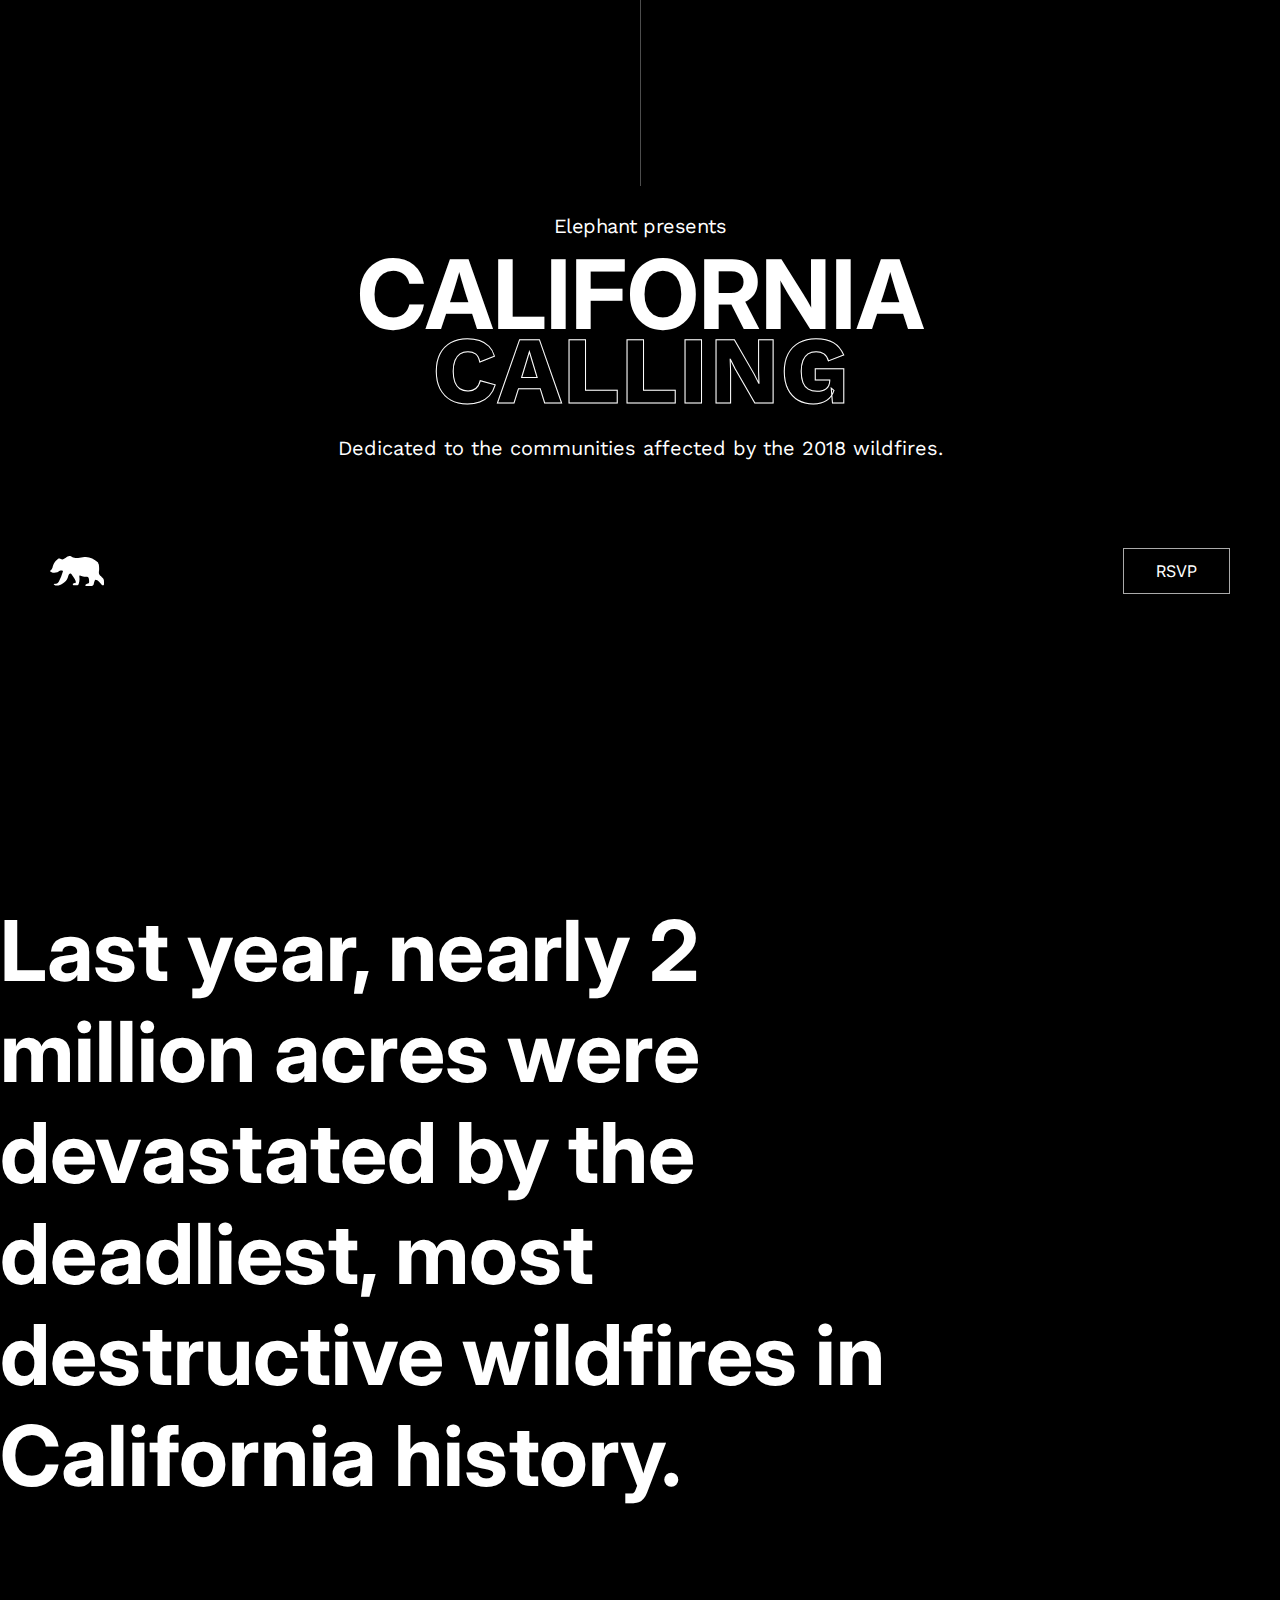
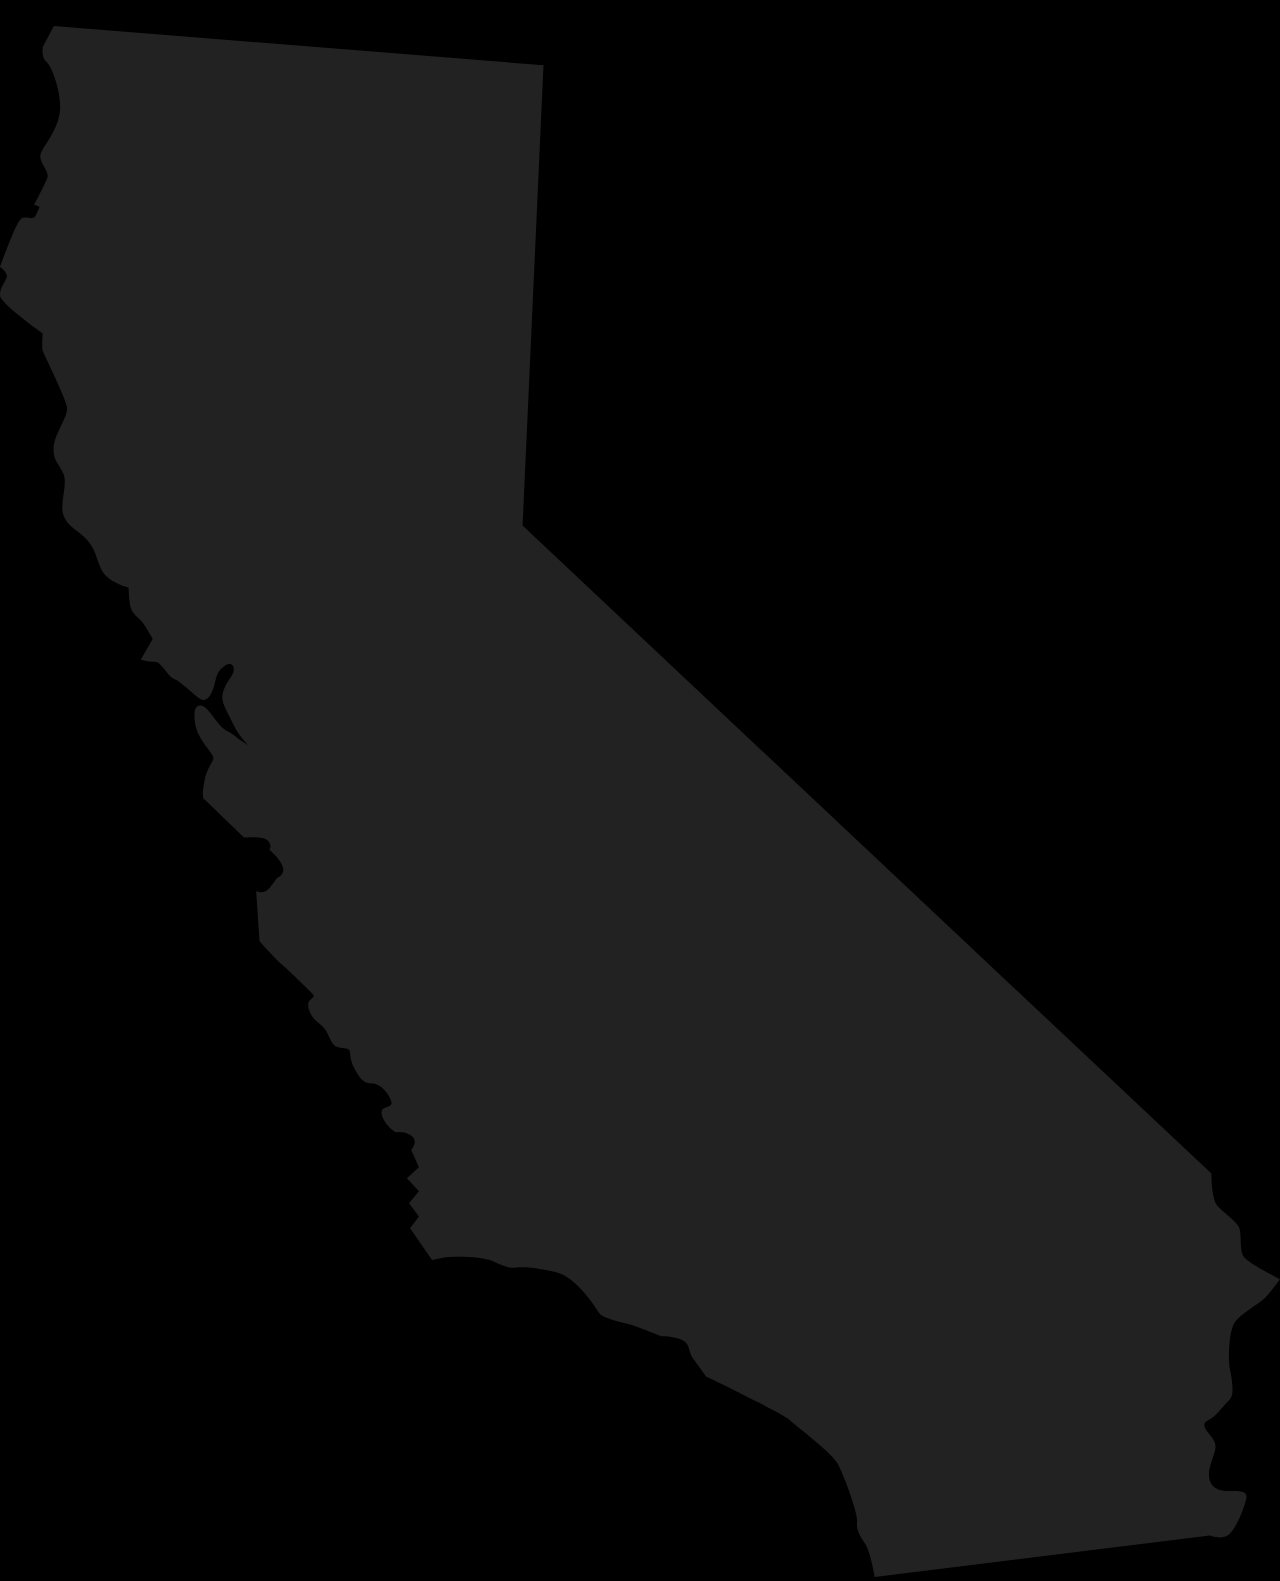
<file: Project California Calling/index.html>
<!DOCTYPE html>
<html lang="de">
<head>
    <meta charset="UTF-8">
    <meta name="viewport" content="width=device-width, initial-scale=1.0">
    <title>Project California Calling</title>
    <link rel="stylesheet" href="./assets/css/style.css">
</head>
<body>
    <header>
        <div class="intro">
            <div>
                <img src="./assets/img/span.png" alt="">
                <p>Elephant presents</p>
                <p>CALIFORNIA</p>
                <p>CALLING</p>
                <p>Dedicated to the communities affected by the 2018 wildfires.</p>
            </div>
        </div>
        <div class="bear">
            <img src="./assets/img/bear.svg" alt="bear">
            <a href="#RSVP">RSVP</a>
        </div>
    </header>

    <section>
        <h1>
            Last year, nearly 2 <br>
            million acres were <br>
            devastated by the <br>
            deadliest, most <br>
            destructive wildfires in <br>
            California history. <br>
        </h1>
        <article>
            <div>
            <p>Wildfires</p>
            <p>8,527</p>
            <p>Insurance Claim Damages</p>
            <p>$12B</p>
            <p>Acres Burned</p>
            <p>1,893,913</p>
        </div>
        <div>
            <img src="./assets/img/map.svg" alt="">
        </div>
        </article>

    </section>
    
</body>
</html>
</file>
<file: Project California Calling/assets/css/style.css>
@font-face {
    font-family: Inter-Variable;
    src: url(../fonts/Inter-Variable.ttf);
}

@font-face {
    font-family: WorkSans-Variable;
    src: url(../fonts/WorkSans-Variable.ttf);
}

:root {
    --text-color: #ffffff;
}

* {
    margin: 0;
}

html {
    font-family: Inter-Variable;
}

/* header */

header {
    display: flex;
    flex-direction: column;
    background-color: black;
    height: 100vh;
}

header .intro {
    display: flex;
    flex-direction: column;
}


header .intro div {
    display: flex;
    flex-direction: column;
    align-items: center;
    margin: auto;
    margin-top: 0px;
}

header .intro p {
    margin: 0;
    padding: 0;
    line-height: 1;
}

header .intro div p:nth-of-type(1) {
    color: white;
    font-family: WorkSans-Variable;
    font-size: clamp(14px, 2vw, 20px);
    font-weight: 400;
    letter-spacing: -0.5px;
    margin-top: 30px;
}

header .intro div p:nth-of-type(2) {
    color: white;
    font-family: Inter-Variable;
    font-size: clamp(40px, 8vw, 96px);
    font-weight: 700;
    margin: 0;
    padding: 0;
    margin-top: 10px;
    margin-bottom: -20px;
}

header .intro div p:nth-of-type(3) {
    color: rgb(0, 0, 0);
    font-family: WorkSans-Variable;
    font-size: clamp(40px, 8vw, 96px);
    font-style: normal;
    font-weight: 700;
    -webkit-text-stroke: 1px rgb(255, 255, 255);
    margin-top: 0px;
}

header .intro div p:nth-of-type(4) {
    color: white;
    font-family: WorkSans-Variable;
    font-weight: 400;
    font-size: clamp(14px, 2vw, 20px);
    margin-top: 20px;
    margin-bottom: 40px;
}

header .bear {
    display: flex;
    flex-direction: row;
    justify-content: space-between;
    margin: 50px;
    padding: 0;
}

header .bear a {
    display: inline-block;
    padding: 12px 32px;
    color: white;
    text-decoration: none;
    border: 1px solid #AAA;
}

header .bear a:hover {
    background-color: #AAA;
    color: black;
}

/* Section */

section {
    display: flex;
    flex-direction: column;
    background-color: black;

}

section h1 {
    color: #ffffff;
    font-family: Inter-Variable;
    font-size: clamp(30px, 5vw + 20px, 97px);
    font-style: normal;
    font-weight: 700;
}
</file>
